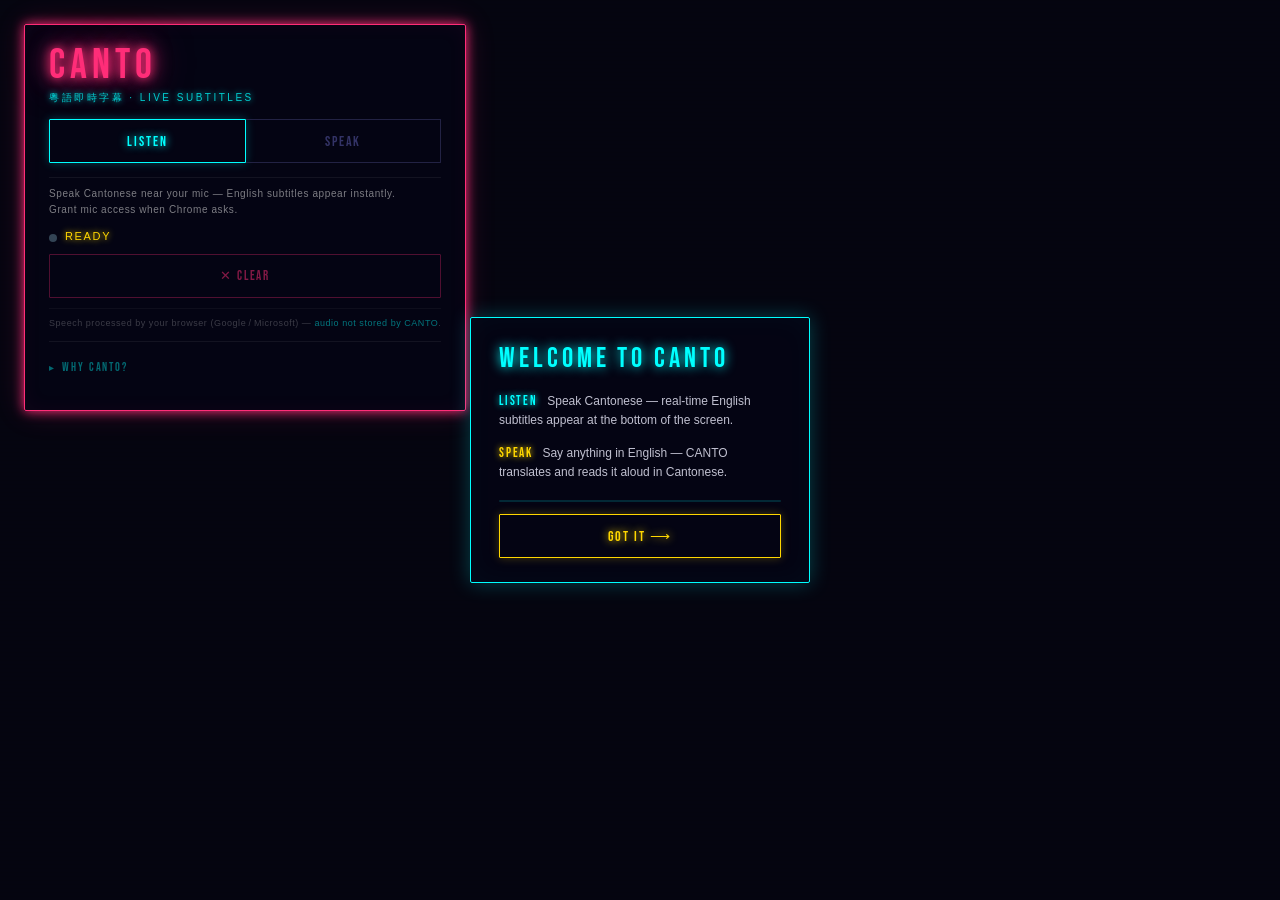
<file: index.html>
<!DOCTYPE html>
<html lang="en">
<head>
  <meta charset="UTF-8">
  <meta name="viewport" content="width=device-width, initial-scale=1.0">
  <title>CANTO — Live Subtitles</title>
  <link rel="stylesheet" href="style.css">
</head>
<body>

  <!-- Control panel -->
  <div id="controls">
    <div id="title">CANTO</div>
    <div id="tagline">粵語即時字幕 · Live Subtitles</div>

    <div id="mode-row">
      <button id="listenBtn" class="mode-btn active" data-mode="listen"
              aria-label="Listen mode — speak Cantonese and see English subtitles"
              aria-pressed="true">LISTEN</button>
      <button id="speakBtn"  class="mode-btn"        data-mode="speak"
              aria-label="Speak mode — say English and hear Cantonese audio"
              aria-pressed="false">SPEAK</button>
    </div>

    <div id="mode-hint"></div>

    <div id="status-row" aria-live="polite" aria-atomic="true">
      <span id="mic-dot" role="presentation"></span>
      <span id="status">STARTING...</span>
    </div>

    <div id="mic-denied" hidden role="alert">
      <p id="mic-denied-msg">Microphone access denied —</p>
      <button id="mic-denied-btn" aria-label="Retry microphone permission">Click here to allow</button>
    </div>

    <div id="play-btn-wrap">
      <button id="playBtn" aria-label="Play last Cantonese translation aloud">&#9654; PLAY CANTONESE</button>
    </div>

    <button id="clearBtn" aria-label="Clear subtitles and reset microphone">&#10005; CLEAR</button>

    <div id="browser-warn">⚠ Chrome or Edge required</div>

    <p id="privacy-notice">Speech processed by your browser (Google&thinsp;/&thinsp;Microsoft) — <a href="/privacy">audio not stored by CANTO</a>.</p>

    <div id="usecases-wrap">
      <button id="usecases-toggle"
              aria-expanded="false"
              aria-controls="usecases-list"
              aria-label="Show use cases for CANTO">
        <span class="toggle-arrow" aria-hidden="true">&#9656;</span>
        WHY CANTO?
      </button>
      <ul id="usecases-list" aria-hidden="true">
        <li class="uc-item">
          <span class="uc-en">Live subtitles for conversations with elderly Cantonese-speaking parents</span>
          <span class="uc-zh">與廣東話長輩溝通時的即時字幕</span>
        </li>
        <li class="uc-item">
          <span class="uc-en">Follow along at Cantonese community events</span>
          <span class="uc-zh">在廣東話社區活動中緊貼每句說話</span>
        </li>
        <li class="uc-item">
          <span class="uc-en">Language learners — read Cantonese as it's spoken</span>
          <span class="uc-zh">語言學習者——邊聽邊讀，輕鬆掌握廣東話</span>
        </li>
      </ul>
    </div>
  </div>

  <!-- Subtitle display -->
  <div id="subtitle-container" aria-label="Live subtitles">
    <span id="subtitle-interim" aria-hidden="true"></span>
    <span id="subtitle-cantonese" class="subtitle-line" aria-hidden="true"></span>
    <span id="subtitle-english"   class="subtitle-line" aria-live="polite" aria-atomic="true"></span>
  </div>

  <!-- First-run onboarding card -->
  <div id="onboarding">
    <div id="onboarding-card">
      <div id="onboarding-title">WELCOME TO CANTO</div>
      <div class="onboarding-mode">
        <span class="ob-label listen-label">LISTEN</span>
        Speak Cantonese — real-time English subtitles appear at the bottom of the screen.
      </div>
      <div class="onboarding-mode">
        <span class="ob-label speak-label">SPEAK</span>
        Say anything in English — CANTO translates and reads it aloud in Cantonese.
      </div>
      <div id="onboarding-footer">
        <div id="onboarding-bar"></div>
        <button id="onboarding-dismiss" aria-label="Dismiss welcome guide">GOT IT  &#10230;</button>
      </div>
    </div>
  </div>

  <script src="app.js"></script>
</body>
</html>
</file>
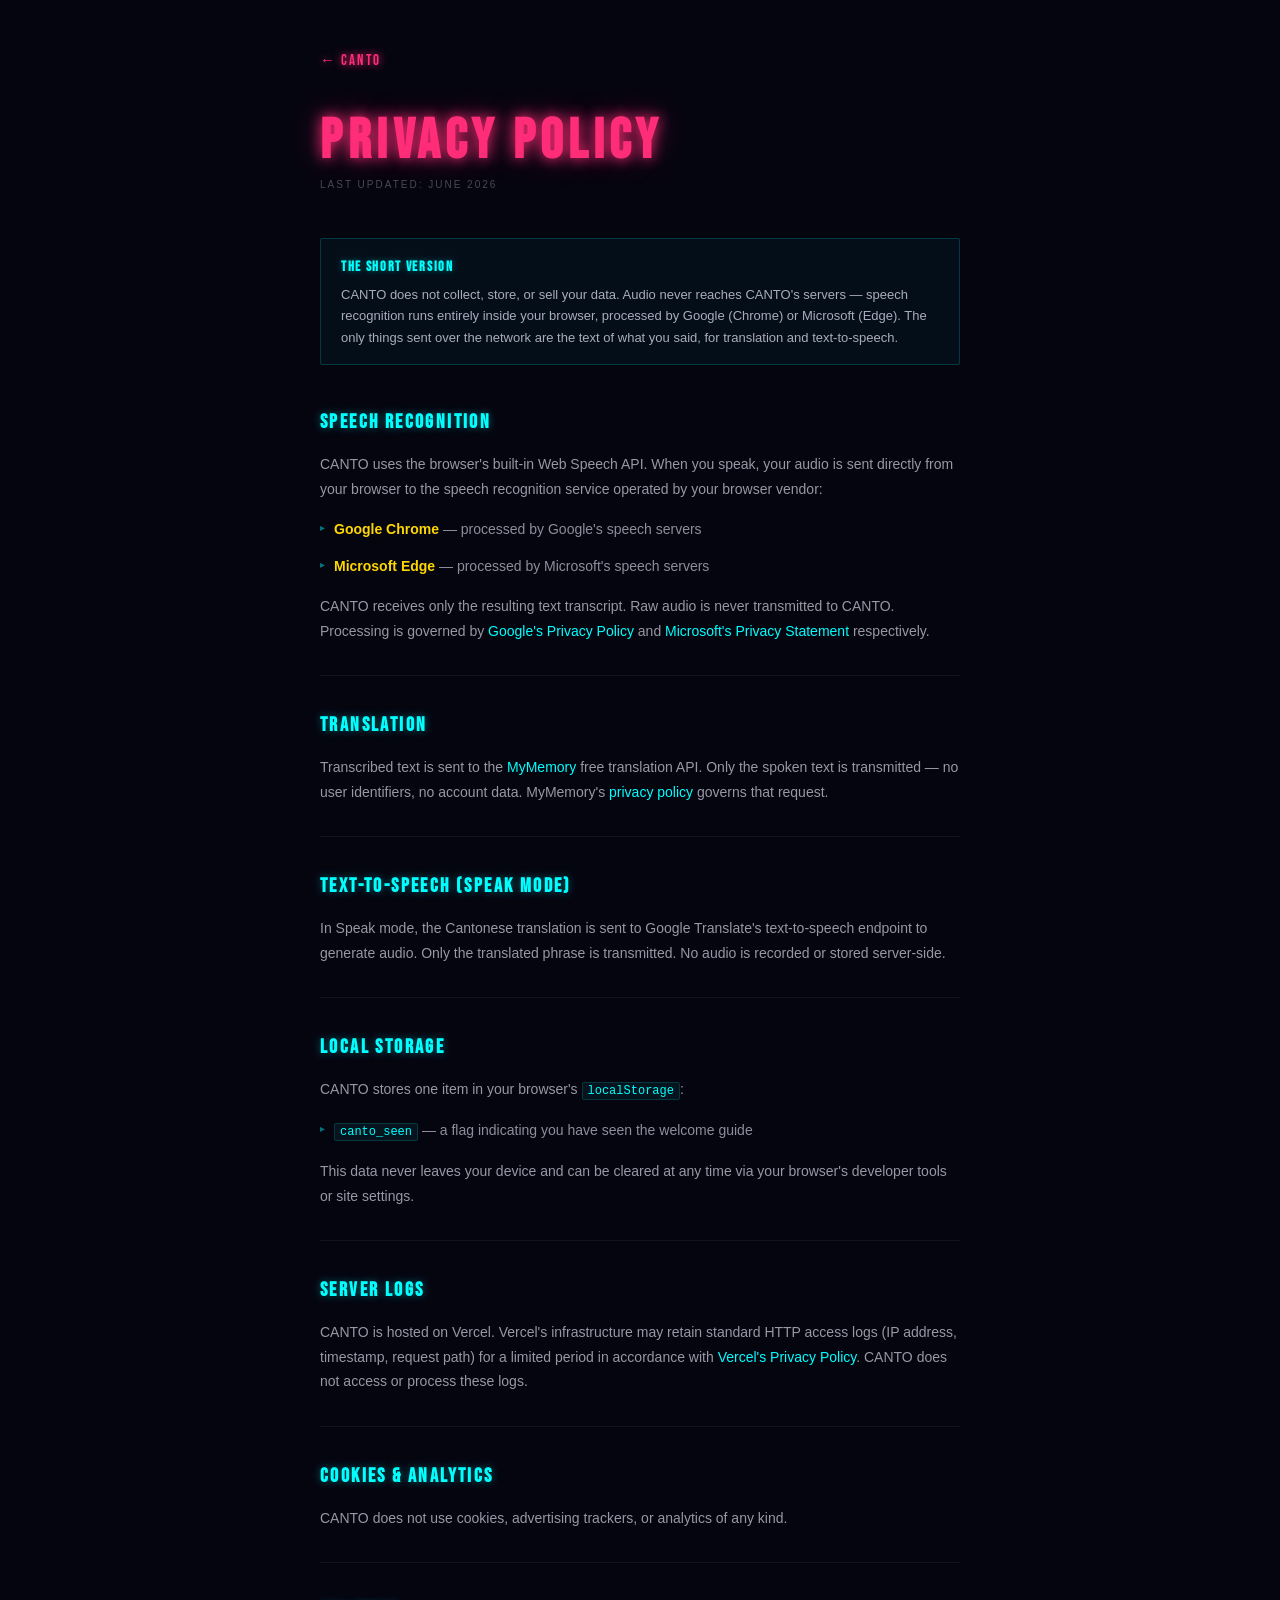
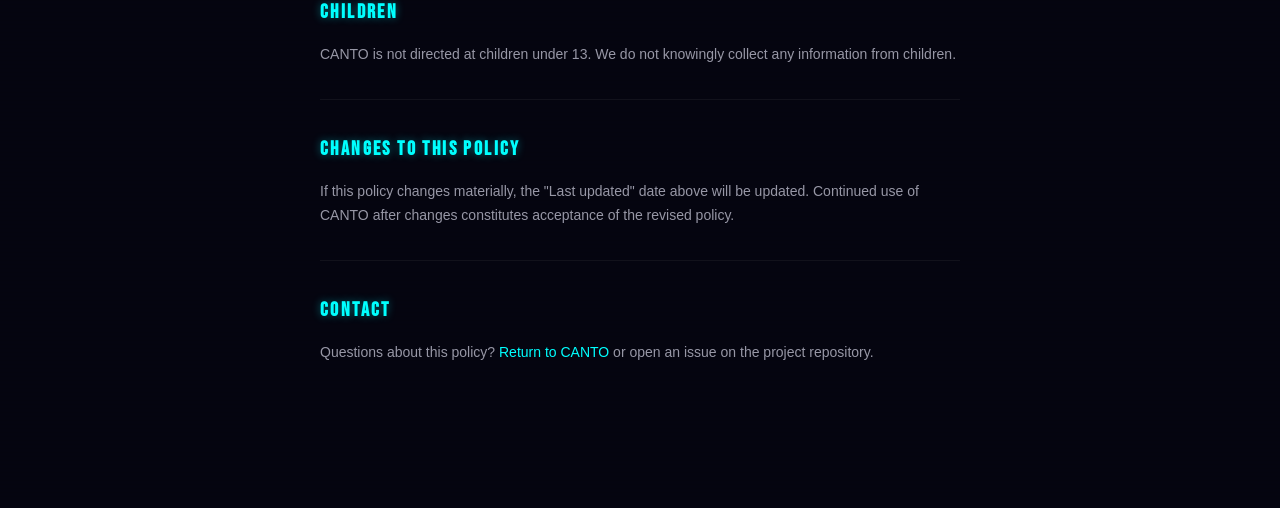
<file: privacy.html>
<!DOCTYPE html>
<html lang="en">
<head>
  <meta charset="UTF-8">
  <meta name="viewport" content="width=device-width, initial-scale=1.0">
  <title>CANTO — Privacy Policy</title>
  <link rel="stylesheet" href="privacy.css">
</head>
<body>

  <main>
    <a id="back-link" href="/">← CANTO</a>

    <h1>Privacy Policy</h1>
    <p class="updated">Last updated: June 2026</p>

    <div class="summary-box">
      <strong>The short version</strong>
      CANTO does not collect, store, or sell your data. Audio never reaches
      CANTO's servers — speech recognition runs entirely inside your browser,
      processed by Google (Chrome) or Microsoft (Edge). The only things sent
      over the network are the text of what you said, for translation and
      text-to-speech.
    </div>

    <section>
      <h2>Speech Recognition</h2>
      <p>
        CANTO uses the browser's built-in Web Speech API. When you speak,
        your audio is sent directly from your browser to the speech recognition
        service operated by your browser vendor:
      </p>
      <ul>
        <li><strong>Google Chrome</strong> — processed by Google's speech servers</li>
        <li><strong>Microsoft Edge</strong> — processed by Microsoft's speech servers</li>
      </ul>
      <p>
        CANTO receives only the resulting text transcript. Raw audio is never
        transmitted to CANTO. Processing is governed by
        <a href="https://policies.google.com/privacy" target="_blank" rel="noopener">Google's Privacy Policy</a>
        and
        <a href="https://privacy.microsoft.com/en-us/privacystatement" target="_blank" rel="noopener">Microsoft's Privacy Statement</a>
        respectively.
      </p>
    </section>

    <section>
      <h2>Translation</h2>
      <p>
        Transcribed text is sent to the
        <a href="https://mymemory.translated.net" target="_blank" rel="noopener">MyMemory</a>
        free translation API. Only the spoken text is transmitted — no user
        identifiers, no account data. MyMemory's
        <a href="https://mymemory.translated.net/doc/privacypolicy.php" target="_blank" rel="noopener">privacy policy</a>
        governs that request.
      </p>
    </section>

    <section>
      <h2>Text-to-Speech (Speak Mode)</h2>
      <p>
        In Speak mode, the Cantonese translation is sent to Google Translate's
        text-to-speech endpoint to generate audio. Only the translated phrase is
        transmitted. No audio is recorded or stored server-side.
      </p>
    </section>

    <section>
      <h2>Local Storage</h2>
      <p>
        CANTO stores one item in your browser's <code>localStorage</code>:
      </p>
      <ul>
        <li><code>canto_seen</code> — a flag indicating you have seen the welcome guide</li>
      </ul>
      <p>
        This data never leaves your device and can be cleared at any time via
        your browser's developer tools or site settings.
      </p>
    </section>

    <section>
      <h2>Server Logs</h2>
      <p>
        CANTO is hosted on Vercel. Vercel's infrastructure may retain standard
        HTTP access logs (IP address, timestamp, request path) for a limited
        period in accordance with
        <a href="https://vercel.com/legal/privacy-policy" target="_blank" rel="noopener">Vercel's Privacy Policy</a>.
        CANTO does not access or process these logs.
      </p>
    </section>

    <section>
      <h2>Cookies &amp; Analytics</h2>
      <p>CANTO does not use cookies, advertising trackers, or analytics of any kind.</p>
    </section>

    <section>
      <h2>Children</h2>
      <p>
        CANTO is not directed at children under 13. We do not knowingly collect
        any information from children.
      </p>
    </section>

    <section>
      <h2>Changes to This Policy</h2>
      <p>
        If this policy changes materially, the "Last updated" date above will be
        updated. Continued use of CANTO after changes constitutes acceptance of
        the revised policy.
      </p>
    </section>

    <section>
      <h2>Contact</h2>
      <p>
        Questions about this policy? <a href="/">Return to CANTO</a> or open an
        issue on the project repository.
      </p>
    </section>
  </main>

</body>
</html>
</file>
<file: style.css>
@import url('https://fonts.googleapis.com/css2?family=Bebas+Neue&display=swap');

*, *::before, *::after {
  box-sizing: border-box;
  margin: 0;
  padding: 0;
}

body {
  background-color: #050510;
  background-image:
    repeating-linear-gradient(
      0deg,
      transparent,
      transparent 3px,
      rgba(0, 0, 0, 0.08) 3px,
      rgba(0, 0, 0, 0.08) 4px
    );
  min-height: 100vh;
  color: #e0e0e0;
  font-family: 'Helvetica Neue', Arial, sans-serif;
  overflow: hidden;
}

/* ── Controls panel ─────────────────────────────────────────── */
#controls {
  position: fixed;
  top: 24px;
  left: 24px;
  z-index: 100;
  background: rgba(5, 5, 20, 0.85);
  border: 1px solid #ff2d78;
  box-shadow:
    0 0 12px #ff2d78,
    0 0 30px rgba(255, 45, 120, 0.2),
    inset 0 0 20px rgba(255, 45, 120, 0.05);
  padding: 20px 24px;
  border-radius: 2px;
  min-width: 220px;
  backdrop-filter: blur(8px);
}

#title {
  font-family: 'Bebas Neue', sans-serif;
  font-size: 42px;
  letter-spacing: 0.12em;
  color: #ff2d78;
  text-shadow:
    0 0 10px #ff2d78,
    0 0 20px #ff2d78,
    0 0 40px rgba(255, 45, 120, 0.6);
  animation: flicker 8s infinite;
  line-height: 1;
  margin-bottom: 4px;
}

#tagline {
  font-size: 10px;
  letter-spacing: 0.25em;
  text-transform: uppercase;
  color: #00ffff;
  text-shadow: 0 0 6px #00ffff;
  margin-bottom: 14px;
  opacity: 0.8;
}

/* ── Mode toggle ─────────────────────────────────────────────── */
#mode-row {
  display: flex;
  gap: 0;
  margin-bottom: 14px;
}

.mode-btn {
  font-family: 'Bebas Neue', sans-serif;
  font-size: 14px;
  letter-spacing: 0.14em;
  padding: 5px 16px;
  min-height: 44px;
  background: transparent;
  border: 1px solid #222244;
  color: #333366;
  cursor: pointer;
  transition: all 0.2s ease;
  flex: 1;
  text-align: center;
  display: flex;
  align-items: center;
  justify-content: center;
}

.mode-btn:first-child { border-radius: 1px 0 0 1px; }
.mode-btn:last-child  { border-radius: 0 1px 1px 0; border-left: none; }

/* Active: listen mode → cyan */
.mode-btn[data-mode="listen"].active {
  border-color: #00ffff;
  color: #00ffff;
  text-shadow: 0 0 8px #00ffff;
  box-shadow: 0 0 10px rgba(0, 255, 255, 0.25);
}

/* Active: speak mode → gold */
.mode-btn[data-mode="speak"].active {
  border-color: #ffd700;
  color: #ffd700;
  text-shadow: 0 0 8px #ffd700;
  box-shadow: 0 0 10px rgba(255, 215, 0, 0.25);
}

/* ── Mode hint (persistent instruction line) ─────────────────── */
#mode-hint {
  font-size: 10px;
  line-height: 1.6;
  letter-spacing: 0.06em;
  color: rgba(224, 224, 224, 0.55);
  white-space: pre-line;
  margin-bottom: 12px;
  padding: 8px 0 0;
  border-top: 1px solid rgba(255, 255, 255, 0.06);
}

#status-row {
  display: flex;
  align-items: center;
  gap: 8px;
}

#mic-dot {
  width: 8px;
  height: 8px;
  border-radius: 50%;
  background: #555577;
  flex-shrink: 0;
  transition: background 0.3s ease;
}

/* Idle — dim, no animation */
#mic-dot.idle,
#mic-dot {
  background: #334455;
}

/* Listen mode active — cyan slow pulse */
body.mode-listen #mic-dot.listening {
  background: #00ffff;
  box-shadow: 0 0 6px #00ffff;
  animation: mic-pulse-cyan 1.4s ease-in-out infinite;
}

/* Speak mode active — gold slow pulse */
body.mode-speak #mic-dot.listening {
  background: #ffd700;
  box-shadow: 0 0 6px #ffd700;
  animation: mic-pulse-gold 1.4s ease-in-out infinite;
}

/* Processing — purple outward ripple */
#mic-dot.processing {
  background: #bf00ff;
  box-shadow: 0 0 6px #bf00ff;
  animation: mic-pulse-processing 0.55s ease-out infinite;
}

/* Speaking (TTS) — pink fast pulse */
#mic-dot.speaking {
  background: #ff2d78;
  box-shadow: 0 0 8px #ff2d78;
  animation: mic-pulse-pink 0.7s ease-in-out infinite;
}

/* Error — static red */
#mic-dot.error {
  background: #ff2d78;
  box-shadow: 0 0 6px rgba(255, 45, 120, 0.7);
}

/* ── Mic access denied banner ────────────────────────────────── */
#mic-denied {
  margin-top: 10px;
  padding: 10px 12px;
  background: rgba(255, 45, 120, 0.06);
  border: 1px solid rgba(255, 45, 120, 0.5);
  border-radius: 1px;
}

#mic-denied-msg {
  font-size: 10px;
  letter-spacing: 0.07em;
  color: #ff2d78;
  line-height: 1.5;
  margin-bottom: 8px;
}

#mic-denied-btn {
  font-family: 'Bebas Neue', sans-serif;
  font-size: 12px;
  letter-spacing: 0.12em;
  padding: 4px 0;
  min-height: 44px;
  width: 100%;
  background: transparent;
  border: 1px solid rgba(255, 45, 120, 0.6);
  color: #ff2d78;
  text-shadow: 0 0 6px rgba(255, 45, 120, 0.5);
  cursor: pointer;
  border-radius: 1px;
  transition: all 0.2s ease;
}

#mic-denied-btn:hover {
  border-color: #ff2d78;
  background: rgba(255, 45, 120, 0.12);
  box-shadow: 0 0 10px rgba(255, 45, 120, 0.3);
}

#status {
  font-size: 11px;
  letter-spacing: 0.15em;
  text-transform: uppercase;
  color: #ffd700;
  text-shadow: 0 0 6px #ffd700;
  min-height: 16px;
}

/* ── Clear button ───────────────────────────────────────────── */
#clearBtn {
  font-family: 'Bebas Neue', sans-serif;
  font-size: 13px;
  letter-spacing: 0.14em;
  padding: 5px 0;
  min-height: 44px;
  width: 100%;
  margin-top: 8px;
  background: transparent;
  border: 1px solid rgba(255, 45, 120, 0.3);
  color: rgba(255, 45, 120, 0.5);
  cursor: pointer;
  border-radius: 1px;
  transition: all 0.2s ease;
}

#clearBtn:hover {
  border-color: #ff2d78;
  color: #ff2d78;
  text-shadow: 0 0 8px #ff2d78;
  box-shadow: 0 0 12px rgba(255, 45, 120, 0.3);
}

#clearBtn:active {
  transform: scale(0.97);
}

#browser-warn {
  font-size: 10px;
  color: #ff2d78;
  text-shadow: 0 0 4px #ff2d78;
  letter-spacing: 0.08em;
  margin-top: 10px;
  display: none;
}

/* ── Privacy disclosure ─────────────────────────────────────── */
#privacy-notice {
  font-size: 9px;
  letter-spacing: 0.06em;
  color: rgba(224, 224, 224, 0.25);
  line-height: 1.5;
  margin-top: 10px;
  padding-top: 8px;
  border-top: 1px solid rgba(255, 255, 255, 0.04);
}

#privacy-notice a {
  color: rgba(0, 255, 255, 0.45);
  text-decoration: none;
}

#privacy-notice a:hover {
  color: #00ffff;
  text-shadow: 0 0 6px rgba(0, 255, 255, 0.4);
}

/* ── Use cases collapsible ──────────────────────────────────── */
#usecases-wrap {
  margin-top: 10px;
  border-top: 1px solid rgba(255, 255, 255, 0.06);
  padding-top: 4px;
}

#usecases-toggle {
  font-family: 'Bebas Neue', sans-serif;
  font-size: 12px;
  letter-spacing: 0.16em;
  min-height: 44px;
  width: 100%;
  padding: 0;
  background: transparent;
  border: none;
  color: rgba(0, 255, 255, 0.4);
  text-align: left;
  cursor: pointer;
  display: flex;
  align-items: center;
  gap: 6px;
  transition: color 0.2s ease;
}

#usecases-toggle:hover {
  color: #00ffff;
  text-shadow: 0 0 8px rgba(0, 255, 255, 0.4);
}

.toggle-arrow {
  display: inline-block;
  transition: transform 0.25s ease;
  font-size: 10px;
  line-height: 1;
}

#usecases-toggle[aria-expanded="true"] .toggle-arrow {
  transform: rotate(90deg);
}

#usecases-list {
  list-style: none;
  margin: 0;
  padding: 0;
  max-height: 0;
  overflow: hidden;
  transition: max-height 0.3s ease;
}

#usecases-list.open {
  max-height: 300px;
}

.uc-item {
  padding: 9px 0;
  border-bottom: 1px solid rgba(255, 255, 255, 0.04);
}

.uc-item:last-child {
  border-bottom: none;
  padding-bottom: 4px;
}

.uc-en {
  display: block;
  font-size: 10px;
  letter-spacing: 0.05em;
  color: rgba(224, 224, 224, 0.65);
  line-height: 1.55;
  margin-bottom: 3px;
}

.uc-zh {
  display: block;
  font-size: 11px;
  color: rgba(0, 255, 255, 0.5);
  letter-spacing: 0.06em;
  line-height: 1.45;
}

/* ── Subtitle container ─────────────────────────────────────── */
#subtitle-container {
  position: fixed;
  bottom: 60px;
  left: 50%;
  transform: translateX(-50%);
  width: 88vw;
  max-width: 1200px;
  text-align: center;
  pointer-events: none;
  z-index: 200;
}

/* ── Interim line (live Cantonese as you speak) ─────────────── */
#subtitle-interim {
  display: block;
  font-size: clamp(14px, 1.8vw, 22px);
  color: #bf00ff;
  text-shadow:
    0 0 6px #bf00ff,
    0 0 14px rgba(191, 0, 255, 0.5);
  font-style: italic;
  letter-spacing: 0.04em;
  min-height: 1.4em;
  opacity: 0;
  transition: opacity 0.2s ease;
  margin-bottom: 6px;
}

#subtitle-interim.visible {
  opacity: 1;
}

/* ── Subtitle lines (final result) ─────────────────────────── */
.subtitle-line {
  display: block;
  opacity: 0;
  transition: opacity 0.35s ease-in;
  margin: 4px auto;
  padding: 2px 8px;
}

.subtitle-line.visible {
  opacity: 1;
}

/* English — primary subtitle, neon pink glow */
#subtitle-english {
  font-family: 'Bebas Neue', sans-serif;
  font-size: clamp(28px, 4.5vw, 60px);
  color: #ffffff;
  letter-spacing: 0.05em;
  line-height: 1.2;
  text-shadow:
    0 0 10px #ff2d78,
    0 0 22px #ff2d78,
    0 0 45px rgba(255, 45, 120, 0.5),
    2px 2px 0 #000,
    -1px -1px 0 #000;
}

/* Cantonese — secondary subtitle, cyan glow */
#subtitle-cantonese {
  font-size: clamp(16px, 2.4vw, 34px);
  color: #00ffff;
  letter-spacing: 0.06em;
  line-height: 1.3;
  text-shadow:
    0 0 8px #00ffff,
    0 0 18px rgba(0, 255, 255, 0.6),
    1px 1px 0 #000;
}

/* ── Replay button — lives inside the control panel ─────────── */
#play-btn-wrap {
  margin-top: 12px;
  opacity: 0;
  pointer-events: none;
  transition: opacity 0.3s ease;
  display: none;
}

body.mode-speak #play-btn-wrap {
  display: block;
}

#play-btn-wrap.visible {
  opacity: 1;
  pointer-events: auto;
}

#playBtn {
  font-family: 'Bebas Neue', sans-serif;
  font-size: 15px;
  letter-spacing: 0.14em;
  padding: 7px 0;
  min-height: 44px;
  width: 100%;
  background: transparent;
  border: 1px solid #ffd700;
  color: #ffd700;
  text-shadow: 0 0 8px #ffd700;
  box-shadow: 0 0 10px rgba(255, 215, 0, 0.25);
  cursor: pointer;
  border-radius: 1px;
  transition: all 0.2s ease;
}

#playBtn:hover {
  background: rgba(255, 215, 0, 0.08);
  box-shadow: 0 0 22px rgba(255, 215, 0, 0.55);
  text-shadow: 0 0 14px #ffd700;
}

#playBtn:active {
  transform: scale(0.97);
}

/* ── Speak mode: re-skin subtitle slots ─────────────────────── */
/* In speak mode: source slot = English heard, target slot = Cantonese output */

body.mode-speak #subtitle-cantonese {
  font-size: clamp(14px, 2vw, 26px);
  color: #aaccff;
  text-shadow:
    0 0 6px rgba(170, 204, 255, 0.5),
    1px 1px 0 #000;
}

body.mode-speak #subtitle-english {
  /* Chinese characters — override Bebas Neue */
  font-family: 'Helvetica Neue', Arial, sans-serif;
  font-size: clamp(26px, 3.8vw, 52px);
  font-weight: 600;
  color: #ffd700;
  text-shadow:
    0 0 10px #ffd700,
    0 0 22px rgba(255, 215, 0, 0.5),
    2px 2px 0 #000,
    -1px -1px 0 #000;
  letter-spacing: 0.08em;
}

/* ── First-run onboarding card ──────────────────────────────── */
#onboarding {
  position: fixed;
  inset: 0;
  z-index: 300;
  display: none;
  align-items: center;
  justify-content: center;
  pointer-events: none;
}

#onboarding-card {
  pointer-events: auto;
  background: rgba(5, 5, 20, 0.92);
  border: 1px solid #00ffff;
  box-shadow:
    0 0 20px rgba(0, 255, 255, 0.25),
    inset 0 0 30px rgba(0, 255, 255, 0.03);
  padding: 24px 28px;
  border-radius: 2px;
  max-width: 340px;
  width: 90vw;
  backdrop-filter: blur(10px);
}

#onboarding-title {
  font-family: 'Bebas Neue', sans-serif;
  font-size: 28px;
  letter-spacing: 0.14em;
  color: #00ffff;
  text-shadow: 0 0 12px #00ffff;
  margin-bottom: 16px;
}

.onboarding-mode {
  font-size: 12px;
  line-height: 1.6;
  color: #c0c0d0;
  margin-bottom: 12px;
}

.ob-label {
  font-family: 'Bebas Neue', sans-serif;
  font-size: 13px;
  letter-spacing: 0.14em;
  display: inline-block;
  margin-right: 6px;
}

.listen-label { color: #00ffff; text-shadow: 0 0 6px #00ffff; }
.speak-label  { color: #ffd700; text-shadow: 0 0 6px #ffd700; }

#onboarding-footer { margin-top: 18px; }

#onboarding-bar {
  height: 2px;
  background: rgba(0, 255, 255, 0.15);
  margin-bottom: 12px;
  border-radius: 1px;
  overflow: hidden;
}

#onboarding-bar::after {
  content: '';
  display: block;
  height: 100%;
  background: #00ffff;
  box-shadow: 0 0 6px #00ffff;
  animation: ob-countdown 8s linear forwards;
}

#onboarding-dismiss {
  font-family: 'Bebas Neue', sans-serif;
  font-size: 14px;
  letter-spacing: 0.14em;
  padding: 6px 20px;
  min-height: 44px;
  width: 100%;
  background: transparent;
  border: 1px solid #ffd700;
  color: #ffd700;
  text-shadow: 0 0 8px #ffd700;
  box-shadow: 0 0 10px rgba(255, 215, 0, 0.25);
  cursor: pointer;
  border-radius: 1px;
  transition: all 0.2s ease;
}

#onboarding-dismiss:hover {
  background: rgba(255, 215, 0, 0.08);
  box-shadow: 0 0 20px rgba(255, 215, 0, 0.5);
}

@keyframes ob-countdown {
  from { width: 100%; }
  to   { width: 0%;   }
}

/* ── Flicker animation for title ────────────────────────────── */
@keyframes flicker {
  0%, 90%, 100% { opacity: 1; }
  91%           { opacity: 0.5; }
  92%           { opacity: 1; }
  94%           { opacity: 0.15; }
  95%           { opacity: 1; }
  97%           { opacity: 0.4; }
  98%           { opacity: 1; }
}

/* ── Mic dot animations ─────────────────────────────────────── */
@keyframes mic-pulse-processing {
  0%   { box-shadow: 0 0 0 0 rgba(191, 0, 255, 0.7), 0 0 4px #bf00ff; }
  70%  { box-shadow: 0 0 0 8px rgba(191, 0, 255, 0),  0 0 10px #bf00ff; }
  100% { box-shadow: 0 0 0 0 rgba(191, 0, 255, 0),  0 0 4px #bf00ff; }
}

@keyframes mic-pulse-cyan {
  0%, 100% { box-shadow: 0 0 4px #00ffff; opacity: 1; }
  50%       { box-shadow: 0 0 14px #00ffff, 0 0 24px rgba(0, 255, 255, 0.4); opacity: 0.6; }
}

@keyframes mic-pulse-gold {
  0%, 100% { box-shadow: 0 0 4px #ffd700; opacity: 1; }
  50%       { box-shadow: 0 0 14px #ffd700, 0 0 24px rgba(255, 215, 0, 0.4); opacity: 0.6; }
}

@keyframes mic-pulse-pink {
  0%, 100% { box-shadow: 0 0 6px #ff2d78; opacity: 1; }
  50%       { box-shadow: 0 0 18px #ff2d78, 0 0 30px rgba(255, 45, 120, 0.5); opacity: 0.7; }
}
</file>
<file: privacy.css>
@import url('https://fonts.googleapis.com/css2?family=Bebas+Neue&display=swap');

*, *::before, *::after {
  box-sizing: border-box;
  margin: 0;
  padding: 0;
}

body {
  background-color: #050510;
  background-image: repeating-linear-gradient(
    0deg,
    transparent,
    transparent 3px,
    rgba(0, 0, 0, 0.08) 3px,
    rgba(0, 0, 0, 0.08) 4px
  );
  min-height: 100vh;
  color: #c8c8d8;
  font-family: 'Helvetica Neue', Arial, sans-serif;
  font-size: 14px;
  line-height: 1.75;
  padding: 48px 24px 80px;
}

main {
  max-width: 640px;
  margin: 0 auto;
}

#back-link {
  display: inline-block;
  font-family: 'Bebas Neue', sans-serif;
  font-size: 15px;
  letter-spacing: 0.14em;
  color: #ff2d78;
  text-decoration: none;
  text-shadow: 0 0 8px #ff2d78;
  margin-bottom: 40px;
  transition: text-shadow 0.2s ease;
}

#back-link:hover {
  text-shadow: 0 0 16px #ff2d78, 0 0 32px rgba(255, 45, 120, 0.4);
}

h1 {
  font-family: 'Bebas Neue', sans-serif;
  font-size: clamp(36px, 6vw, 56px);
  letter-spacing: 0.1em;
  color: #ff2d78;
  text-shadow: 0 0 14px #ff2d78, 0 0 30px rgba(255, 45, 120, 0.45);
  line-height: 1;
  margin-bottom: 6px;
}

.updated {
  font-size: 10px;
  letter-spacing: 0.2em;
  text-transform: uppercase;
  color: rgba(200, 200, 216, 0.35);
  margin-bottom: 44px;
}

.summary-box {
  background: rgba(0, 255, 255, 0.04);
  border: 1px solid rgba(0, 255, 255, 0.18);
  border-radius: 2px;
  padding: 16px 20px;
  margin-bottom: 40px;
  font-size: 13px;
  color: rgba(200, 200, 216, 0.85);
  line-height: 1.65;
}

.summary-box strong {
  font-family: 'Bebas Neue', sans-serif;
  font-size: 14px;
  letter-spacing: 0.12em;
  color: #00ffff;
  text-shadow: 0 0 6px rgba(0, 255, 255, 0.4);
  display: block;
  margin-bottom: 6px;
}

section {
  margin-bottom: 32px;
  padding-bottom: 32px;
  border-bottom: 1px solid rgba(255, 255, 255, 0.05);
}

section:last-child {
  border-bottom: none;
}

h2 {
  font-family: 'Bebas Neue', sans-serif;
  font-size: 20px;
  letter-spacing: 0.12em;
  color: #00ffff;
  text-shadow: 0 0 8px rgba(0, 255, 255, 0.4);
  margin-bottom: 12px;
}

p {
  color: rgba(200, 200, 216, 0.75);
  margin-bottom: 10px;
}

p:last-child {
  margin-bottom: 0;
}

ul {
  list-style: none;
  margin: 10px 0;
  padding: 0;
}

ul li {
  padding: 6px 0 6px 14px;
  position: relative;
  color: rgba(200, 200, 216, 0.7);
}

ul li::before {
  content: '▸';
  position: absolute;
  left: 0;
  color: rgba(0, 255, 255, 0.45);
  font-size: 10px;
  top: 8px;
}

strong {
  color: #ffd700;
  font-weight: 600;
}

code {
  font-family: 'Courier New', monospace;
  font-size: 12px;
  background: rgba(0, 255, 255, 0.06);
  border: 1px solid rgba(0, 255, 255, 0.15);
  padding: 1px 5px;
  border-radius: 2px;
  color: #00ffff;
}

a {
  color: #00ffff;
  text-decoration: none;
}

a:hover {
  text-shadow: 0 0 8px rgba(0, 255, 255, 0.5);
}
</file>
